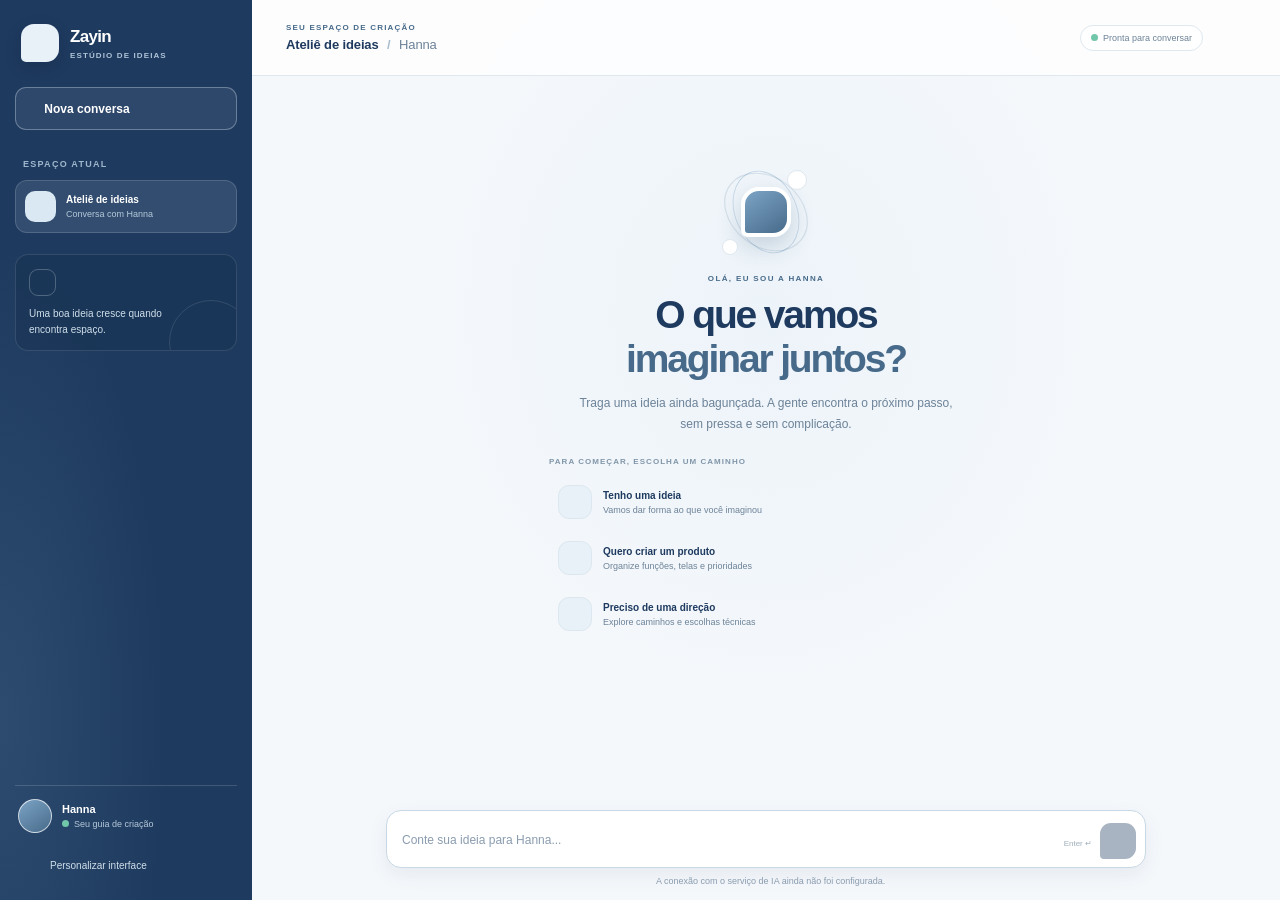
<file: index.html>
<!DOCTYPE html>
<html lang="pt-BR">
<head>
  <meta charset="UTF-8">
  <meta name="viewport" content="width=device-width, initial-scale=1.0">
  <meta http-equiv="refresh" content="0; url=html/index.html">
  <title>Hanna — Zayin</title>
</head>
<body>
  <p>Abrindo a conversa com Hanna. Se a página não abrir, <a href="html/index.html">acesse a conversa</a>.</p>
</body>
</html>
</file>
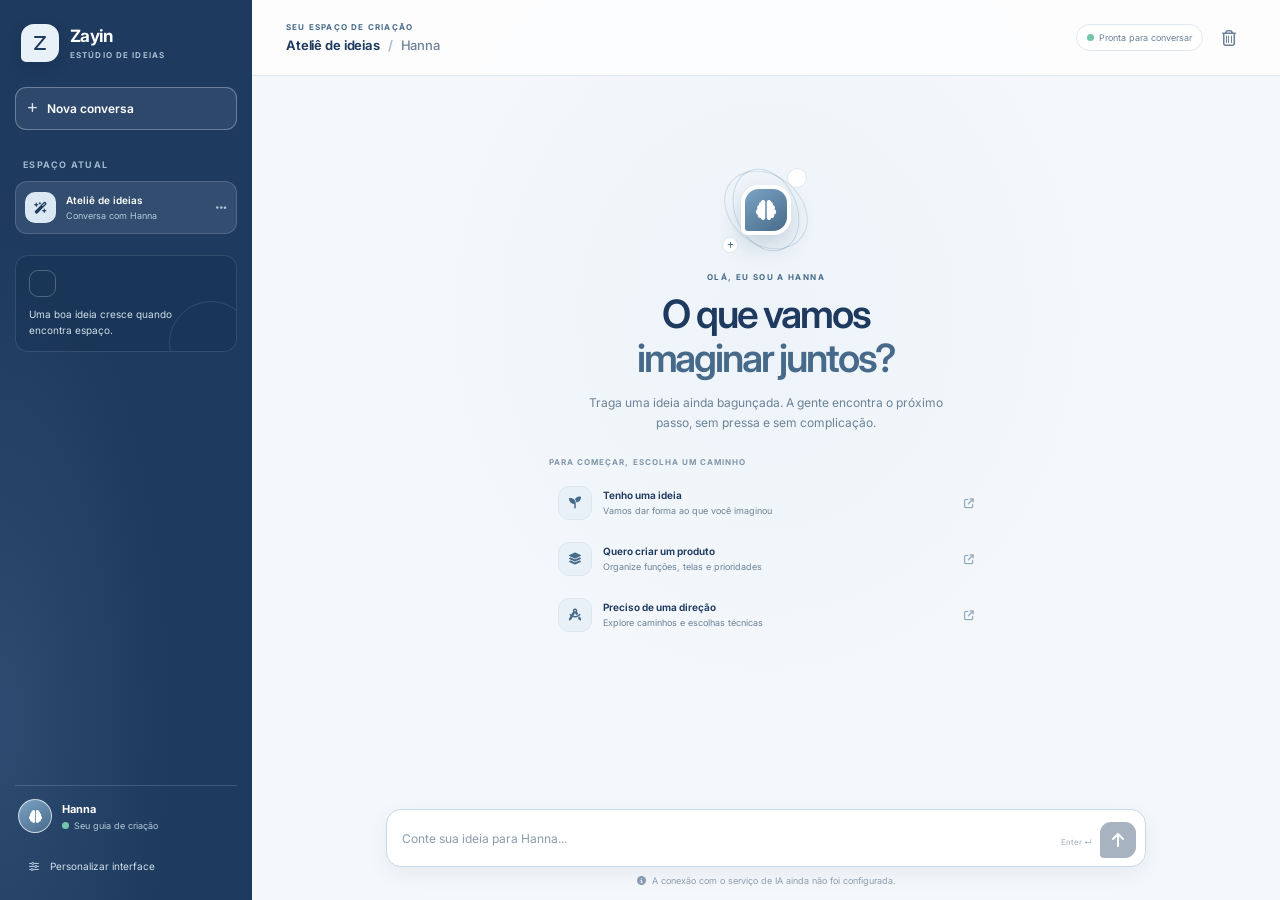
<file: html/index.html>
<!DOCTYPE html>
<html lang="pt-BR">
<head>
  <meta charset="UTF-8">
  <meta name="viewport" content="width=device-width, initial-scale=1.0">
  <meta name="theme-color" content="#1E3A5F">
  <meta name="description" content="Converse com Hanna, sua assistente da Zayin.">
  <title>Hanna — Zayin</title>
  <link rel="preconnect" href="https://fonts.googleapis.com">
  <link rel="preconnect" href="https://fonts.gstatic.com" crossorigin>
  <link href="https://fonts.googleapis.com/css2?family=Inter:wght@400;500;600;700&display=swap" rel="stylesheet">
  <link rel="stylesheet" href="https://cdnjs.cloudflare.com/ajax/libs/font-awesome/6.4.0/css/all.min.css">
  <link rel="stylesheet" href="../css/style.css">
</head>
<body>
  <div class="app-shell">
    <aside class="left-sidebar" aria-label="Navegação do espaço Zayin">
      <a class="brand" href="#inicio" aria-label="Zayin — início">
        <span class="brand-mark" aria-hidden="true"><i class="fa-solid fa-z"></i></span>
        <span class="brand-copy">
          <strong>Zayin</strong>
          <span>ESTÚDIO DE IDEIAS</span>
        </span>
      </a>

      <button class="new-chat-button" id="new-chat-button" type="button">
        <i class="fa-solid fa-plus" aria-hidden="true"></i>
        <span>Nova conversa</span>
      </button>

      <div class="sidebar-section-label">ESPAÇO ATUAL</div>
      <div class="conversation-link" aria-current="page">
        <span class="conversation-icon" aria-hidden="true"><i class="fa-solid fa-wand-magic-sparkles"></i></span>
        <span class="conversation-copy">
          <strong>Ateliê de ideias</strong>
          <span>Conversa com Hanna</span>
        </span>
        <i class="fa-solid fa-ellipsis conversation-menu" aria-hidden="true"></i>
      </div>

      <div class="sidebar-note">
        <span class="note-orbit" aria-hidden="true"><i class="fa-solid fa-sparkles"></i></span>
        <p>Uma boa ideia cresce quando encontra espaço.</p>
      </div>

      <div class="sidebar-bottom">
        <div class="assistant-mini" aria-label="Hanna está pronta para conversar">
          <span class="assistant-avatar" aria-hidden="true"><i class="fa-solid fa-brain"></i></span>
          <span class="assistant-info">
            <strong>Hanna</strong>
            <span><span class="online-dot" aria-hidden="true"></span>Seu guia de criação</span>
          </span>
        </div>
        <button class="settings-button" id="open-settings-button" type="button">
          <i class="fa-solid fa-sliders" aria-hidden="true"></i>
          <span>Personalizar interface</span>
        </button>
      </div>
    </aside>

    <main class="main-panel" id="inicio">
      <header class="chat-header">
        <div class="chat-heading">
          <span class="heading-kicker">SEU ESPAÇO DE CRIAÇÃO</span>
          <h1>Ateliê de ideias <span class="heading-separator">/</span> <span>Hanna</span></h1>
        </div>
        <div class="header-actions">
          <span class="connection-badge"><span class="online-dot" aria-hidden="true"></span>Pronta para conversar</span>
          <button class="icon-button mobile-settings-button" id="mobile-settings-button" type="button" aria-label="Personalizar interface" title="Personalizar interface">
            <i class="fa-solid fa-sliders" aria-hidden="true"></i>
          </button>
          <button class="icon-button clear-chat-button" id="clear-chat-button" type="button" aria-label="Limpar conversa" title="Limpar conversa">
            <i class="fa-regular fa-trash-can" aria-hidden="true"></i>
          </button>
        </div>
      </header>

      <section class="chat-area" aria-label="Conversa com Hanna">
        <div class="welcome-screen" id="welcome-screen">
          <div class="welcome-mark" aria-hidden="true">
            <span class="welcome-orbit orbit-one"></span>
            <span class="welcome-orbit orbit-two"></span>
            <span class="welcome-avatar"><i class="fa-solid fa-brain"></i></span>
            <span class="orbit-sparkle sparkle-one"><i class="fa-solid fa-sparkles"></i></span>
            <span class="orbit-sparkle sparkle-two"><i class="fa-solid fa-plus"></i></span>
          </div>
          <p class="welcome-eyebrow">OLÁ, EU SOU A HANNA</p>
          <h2>O que vamos<br><span>imaginar juntos?</span></h2>
          <p class="welcome-description">Traga uma ideia ainda bagunçada. A gente encontra o próximo passo, sem pressa e sem complicação.</p>

          <div class="conversation-paths">
            <p class="paths-label">PARA COMEÇAR, ESCOLHA UM CAMINHO</p>
            <button class="prompt-suggestion" type="button" data-prompt="Quero tirar uma ideia do papel. Por onde começo?">
              <span class="path-icon"><i class="fa-solid fa-seedling" aria-hidden="true"></i></span>
              <span class="path-copy"><strong>Tenho uma ideia</strong><span>Vamos dar forma ao que você imaginou</span></span>
              <i class="fa-solid fa-arrow-up-right-from-square path-arrow" aria-hidden="true"></i>
            </button>
            <button class="prompt-suggestion" type="button" data-prompt="Me ajude a organizar os requisitos de um aplicativo.">
              <span class="path-icon"><i class="fa-solid fa-layer-group" aria-hidden="true"></i></span>
              <span class="path-copy"><strong>Quero criar um produto</strong><span>Organize funções, telas e prioridades</span></span>
              <i class="fa-solid fa-arrow-up-right-from-square path-arrow" aria-hidden="true"></i>
            </button>
            <button class="prompt-suggestion" type="button" data-prompt="Quais tecnologias posso usar para criar meu projeto?">
              <span class="path-icon"><i class="fa-solid fa-compass-drafting" aria-hidden="true"></i></span>
              <span class="path-copy"><strong>Preciso de uma direção</strong><span>Explore caminhos e escolhas técnicas</span></span>
              <i class="fa-solid fa-arrow-up-right-from-square path-arrow" aria-hidden="true"></i>
            </button>
          </div>
        </div>
        <div class="messages" id="messages" role="log" aria-live="polite" aria-relevant="additions text"></div>
      </section>

      <footer class="composer-area">
        <form class="composer" id="chat-form">
          <label class="sr-only" for="chat-input">Mensagem para Hanna</label>
          <textarea id="chat-input" name="message" rows="1" maxlength="4000" placeholder="Conte sua ideia para Hanna..." required></textarea>
          <span class="composer-hint" aria-hidden="true">Enter ↵</span>
          <button class="send-button" id="send-button" type="submit" aria-label="Enviar mensagem" disabled>
            <i class="fa-solid fa-arrow-up" aria-hidden="true"></i>
          </button>
        </form>
        <p class="composer-note"><i class="fa-solid fa-circle-info" aria-hidden="true"></i> A conexão com o serviço de IA ainda não foi configurada.</p>
      </footer>
    </main>
  </div>

  <dialog class="settings-dialog" id="settings-dialog" aria-labelledby="settings-title">
    <form method="dialog" class="settings-panel">
      <header class="settings-header">
        <div class="settings-title-group">
          <span class="settings-icon" aria-hidden="true"><i class="fa-solid fa-sliders"></i></span>
          <div>
            <p class="settings-eyebrow">SEU ESPAÇO, DO SEU JEITO</p>
            <h2 id="settings-title">Personalizar interface</h2>
          </div>
        </div>
        <button class="icon-button settings-close" type="submit" value="close" aria-label="Fechar configurações">
          <i class="fa-solid fa-xmark" aria-hidden="true"></i>
        </button>
      </header>

      <fieldset class="settings-group">
        <legend>Aparência</legend>
        <p>Escolha o clima visual do seu espaço.</p>
        <div class="settings-options theme-options">
          <label class="setting-choice theme-choice">
            <input type="radio" name="theme" value="zayin">
            <span class="theme-preview theme-preview-zayin" aria-hidden="true"><span></span><i></i></span>
            <span class="choice-copy"><strong>Azul Zayin</strong><span>Claro e sereno</span></span>
          </label>
          <label class="setting-choice theme-choice">
            <input type="radio" name="theme" value="noite">
            <span class="theme-preview theme-preview-night" aria-hidden="true"><span></span><i></i></span>
            <span class="choice-copy"><strong>Noite azul</strong><span>Escuro e acolhedor</span></span>
          </label>
        </div>
      </fieldset>

      <fieldset class="settings-group">
        <legend>Tamanho do texto</legend>
        <p>Ajuste a leitura para ficar mais confortável.</p>
        <div class="settings-options segmented-options">
          <label class="setting-choice">
            <input type="radio" name="text-size" value="compacto">
            <span>Compacto</span>
          </label>
          <label class="setting-choice">
            <input type="radio" name="text-size" value="padrao">
            <span>Padrão</span>
          </label>
          <label class="setting-choice">
            <input type="radio" name="text-size" value="ampliado">
            <span>Ampliado</span>
          </label>
        </div>
      </fieldset>

      <fieldset class="settings-group">
        <legend>Largura da conversa</legend>
        <p>Defina quanto espaço as mensagens ocupam.</p>
        <div class="settings-options segmented-options">
          <label class="setting-choice">
            <input type="radio" name="chat-width" value="conforto">
            <span>Confortável</span>
          </label>
          <label class="setting-choice">
            <input type="radio" name="chat-width" value="ampla">
            <span>Ampla</span>
          </label>
        </div>
      </fieldset>

      <p class="settings-status" id="settings-status" role="status" aria-live="polite"></p>
      <footer class="settings-footer">
        <button class="reset-settings-button" id="reset-settings-button" type="button">Restaurar padrão</button>
        <button class="settings-done-button" type="submit" value="close">Concluído</button>
      </footer>
    </form>
  </dialog>

  <script src="../js/app.js" defer></script>
</body>
</html>
</file>
<file: css/style.css>
:root {
  color-scheme: light;
  --azul-gelo: #E8F1F8;
  --azul-mineral: #7CA4C5;
  --azul-ardosia: #476A8A;
  --azul-profundo: #1E3A5F;
  --azul-claro: #C7D9E7;
  --texto: #243B54;
  --texto-suave: #6C8298;
  --borda: #DFE8EF;
  --fundo: #F5F8FB;
  --superficie: #FFFFFF;
  --superficie-suave: #F8FAFC;
  --bolha-assistente: #F0F6FA;
  --sombra: 0 18px 48px rgba(30, 58, 95, .08);
  font-family: Inter, "Segoe UI", sans-serif;
}

:root[data-theme="noite"] {
  color-scheme: dark;
  --texto: #E8F1F8;
  --texto-suave: #A7C0D6;
  --borda: #355575;
  --fundo: #142942;
  --superficie: #1B3658;
  --superficie-suave: #203D5F;
  --bolha-assistente: #203D5F;
  --sombra: 0 18px 48px rgba(4, 17, 31, .22);
}

:root[data-text-size="compacto"] { --escala-texto: .9; }
:root[data-text-size="padrao"] { --escala-texto: 1; }
:root[data-text-size="ampliado"] { --escala-texto: 1.15; }
:root { --escala-texto: 1; }

* { box-sizing: border-box; }

body {
  min-width: 320px;
  min-height: 100vh;
  margin: 0;
  color: var(--texto);
  background: var(--fundo);
  transition: color .2s, background .2s;
}

button, textarea { font: inherit; }
button { cursor: pointer; }
button:focus-visible, a:focus-visible, textarea:focus-visible {
  outline: 3px solid rgba(124, 164, 197, .55);
  outline-offset: 3px;
}

::selection { color: var(--azul-profundo); background: #D4E5F2; }
::-webkit-scrollbar { width: 7px; height: 7px; }
::-webkit-scrollbar-track { background: transparent; }
::-webkit-scrollbar-thumb { border-radius: 8px; background: var(--azul-mineral); }
::-webkit-scrollbar-thumb:hover { background: var(--azul-ardosia); }

.app-shell {
  display: grid;
  grid-template-columns: 252px minmax(0, 1fr);
  min-height: 100vh;
}

.left-sidebar {
  position: relative;
  display: flex;
  min-height: 100vh;
  flex-direction: column;
  overflow: hidden;
  padding: 22px 15px 15px;
  color: var(--azul-gelo);
  background:
    radial-gradient(ellipse at 0 80%, rgba(124, 164, 197, .16), transparent 47%),
    var(--azul-profundo);
}

.brand {
  display: flex;
  align-items: center;
  gap: 11px;
  padding: 2px 6px 25px;
  color: white;
  text-decoration: none;
}

.brand-mark {
  display: grid;
  width: 38px;
  height: 38px;
  place-items: center;
  border: 1px solid rgba(232, 241, 248, .35);
  border-radius: 13px 13px 13px 5px;
  color: var(--azul-profundo);
  background: var(--azul-gelo);
  box-shadow: 0 5px 16px rgba(4, 18, 33, .16);
  font-size: 16px;
}

.brand-copy { display: grid; gap: 4px; }
.brand-copy strong { font-size: 17px; letter-spacing: -.04em; }
.brand-copy > span { color: #AFC4D7; font-size: 8px; font-weight: 650; letter-spacing: .14em; }

.new-chat-button {
  display: flex;
  min-height: 43px;
  align-items: center;
  gap: 10px;
  padding: 0 12px;
  border: 1px solid rgba(232, 241, 248, .32);
  border-radius: 11px;
  color: white;
  background: rgba(232, 241, 248, .08);
  font-size: 12px;
  font-weight: 600;
  text-align: left;
  transition: background .18s, border-color .18s;
}

.new-chat-button:hover { border-color: rgba(232, 241, 248, .7); background: rgba(232, 241, 248, .15); }
.new-chat-button i { color: #D6E6F2; font-size: 11px; }
.sidebar-section-label { margin: 29px 8px 11px; color: #9EB7CC; font-size: 9px; font-weight: 700; letter-spacing: .14em; }

.conversation-link {
  display: flex;
  min-width: 0;
  align-items: center;
  gap: 10px;
  padding: 10px 9px;
  border: 1px solid rgba(232, 241, 248, .17);
  border-radius: 12px;
  background: rgba(232, 241, 248, .1);
}

.conversation-icon { display: grid; width: 31px; height: 31px; flex: 0 0 auto; place-items: center; border-radius: 10px; color: var(--azul-profundo); background: #D9E8F3; font-size: 12px; }
.conversation-copy { display: grid; min-width: 0; flex: 1; gap: 4px; }
.conversation-copy strong { overflow: hidden; color: white; font-size: 10px; font-weight: 600; text-overflow: ellipsis; white-space: nowrap; }
.conversation-copy > span { color: #B5C9DA; font-size: 9px; }
.conversation-menu { color: #AFC4D7; font-size: 12px; }

.sidebar-note {
  position: relative;
  overflow: hidden;
  padding: 14px 13px 13px;
  margin-top: 21px;
  border: 1px solid rgba(232, 241, 248, .12);
  border-radius: 13px;
  background: rgba(10, 30, 51, .17);
}

.sidebar-note::after { position: absolute; right: -17px; bottom: -34px; width: 82px; height: 82px; border: 1px solid rgba(232, 241, 248, .12); border-radius: 50%; content: ""; }
.note-orbit { display: grid; width: 27px; height: 27px; place-items: center; border: 1px solid rgba(232, 241, 248, .25); border-radius: 9px; color: #F8E7A8; font-size: 11px; }
.sidebar-note p { max-width: 155px; margin: 10px 0 0; color: #D0DFEA; font-size: 10px; line-height: 1.55; }

.sidebar-bottom { margin-top: auto; }
.assistant-mini { display: flex; align-items: center; gap: 10px; padding: 13px 3px; border-top: 1px solid rgba(232, 241, 248, .16); }
.assistant-avatar, .header-avatar, .message-avatar {
  display: grid;
  flex: 0 0 auto;
  place-items: center;
  color: white;
  background: linear-gradient(145deg, var(--azul-mineral), var(--azul-ardosia));
}

.assistant-avatar { width: 34px; height: 34px; border: 1px solid rgba(255,255,255,.7); border-radius: 50%; font-size: 13px; }
.assistant-info { display: grid; flex: 1; gap: 4px; }
.assistant-info strong { color: white; font-size: 11px; }
.assistant-info > span { color: #B5C9DA; font-size: 9px; }
.online-dot { display: inline-block; width: 7px; height: 7px; margin-right: 5px; border-radius: 50%; background: #72C6A9; }

.settings-button {
  display: flex;
  width: 100%;
  min-height: 39px;
  align-items: center;
  gap: 9px;
  padding: 0 10px;
  border: 1px solid transparent;
  border-radius: 10px;
  color: #D0DFEA;
  background: transparent;
  font-size: 10px;
  text-align: left;
  transition: background .18s, border-color .18s;
}

.settings-button:hover { border-color: rgba(232, 241, 248, .2); background: rgba(232, 241, 248, .08); }
.settings-button i { width: 15px; color: #AFC4D7; text-align: center; }

.main-panel {
  display: flex;
  min-width: 0;
  height: 100vh;
  flex-direction: column;
  background:
    radial-gradient(ellipse at 50% 35%, rgba(232, 241, 248, .62), transparent 52%),
    var(--fundo);
  transition: background .2s;
}

.chat-header {
  display: flex;
  min-height: 76px;
  align-items: center;
  justify-content: space-between;
  gap: 15px;
  padding: 0 34px;
  border-bottom: 1px solid var(--borda);
  background: color-mix(in srgb, var(--superficie) 78%, transparent);
}

.chat-heading { display: grid; gap: 5px; }
.heading-kicker { color: var(--azul-ardosia); font-size: 8px; font-weight: 700; letter-spacing: .15em; }
.chat-heading h1 { margin: 0; color: var(--azul-profundo); font-size: 13px; font-weight: 650; letter-spacing: -.01em; }
.heading-separator { padding: 0 5px; color: #A8BDCE; }
.chat-heading h1 > span:last-child { color: var(--texto-suave); font-weight: 500; }
.header-actions { display: flex; align-items: center; gap: 8px; }
.connection-badge { display: inline-flex; align-items: center; padding: 7px 10px; border: 1px solid var(--borda); border-radius: 20px; color: var(--texto-suave); background: var(--superficie); font-size: 9px; }

.icon-button {
  display: grid;
  width: 35px;
  height: 35px;
  flex: 0 0 auto;
  place-items: center;
  border: 1px solid transparent;
  border-radius: 10px;
  color: var(--texto-suave);
  background: transparent;
  transition: border-color .18s, background .18s, color .18s;
}

.icon-button:hover { border-color: var(--borda); color: var(--azul-profundo); background: var(--superficie); }
.mobile-settings-button { display: none; }

.chat-area {
  display: flex;
  min-height: 0;
  flex: 1;
  flex-direction: column;
  overflow: auto;
  scroll-behavior: smooth;
}

.welcome-screen {
  width: min(100% - 48px, 570px);
  margin: auto;
  padding: 22px 0 30px;
  text-align: center;
}

.welcome-mark { position: relative; display: grid; width: 94px; height: 94px; place-items: center; margin: 0 auto 15px; }
.welcome-orbit { position: absolute; border: 1px solid rgba(124, 164, 197, .4); border-radius: 50%; }
.orbit-one { inset: 4px; transform: rotate(-24deg) scaleX(.72); }
.orbit-two { inset: 12px; border-color: rgba(71, 106, 138, .16); transform: rotate(38deg) scaleX(1.3); }
.welcome-avatar { position: relative; z-index: 1; display: grid; width: 50px; height: 50px; place-items: center; border: 4px solid var(--superficie); border-radius: 18px 18px 18px 7px; color: white; background: linear-gradient(145deg, var(--azul-mineral), var(--azul-ardosia)); box-shadow: 0 9px 22px rgba(71, 106, 138, .25); font-size: 20px; }
.orbit-sparkle { position: absolute; z-index: 2; display: grid; width: 20px; height: 20px; place-items: center; border: 1px solid var(--borda); border-radius: 50%; color: var(--azul-ardosia); background: var(--superficie); font-size: 8px; }
.sparkle-one { top: 5px; right: 6px; color: #A67E37; }
.sparkle-two { bottom: 4px; left: 3px; width: 16px; height: 16px; font-size: 7px; }

.welcome-eyebrow { margin: 0 0 10px; color: var(--azul-ardosia); font-size: 8px; font-weight: 700; letter-spacing: .17em; }
.welcome-screen h2 { margin: 0; color: var(--azul-profundo); font-size: clamp(29px, 4vw, 39px); font-weight: 600; letter-spacing: -.055em; line-height: 1.12; }
.welcome-screen h2 span { color: var(--azul-ardosia); }
.welcome-description { max-width: 390px; margin: 13px auto 23px; color: var(--texto-suave); font-size: calc(12px * var(--escala-texto)); line-height: 1.7; }

.conversation-paths { width: min(100%, 440px); margin: 0 auto; text-align: left; }
.paths-label { margin: 0 0 8px 3px; color: #8196A9; font-size: 8px; font-weight: 700; letter-spacing: .13em; }

.prompt-suggestion {
  display: flex;
  width: 100%;
  min-height: 56px;
  align-items: center;
  gap: 11px;
  padding: 8px 11px;
  border: 1px solid transparent;
  border-radius: 12px;
  color: var(--texto);
  background: transparent;
  text-align: left;
  transition: transform .18s, border-color .18s, background .18s, box-shadow .18s;
}

.prompt-suggestion:hover { transform: translateX(3px); border-color: var(--borda); background: var(--superficie); box-shadow: 0 5px 16px rgba(30, 58, 95, .05); }
.path-icon { display: grid; width: 34px; height: 34px; flex: 0 0 auto; place-items: center; border: 1px solid #DCE7EF; border-radius: 11px; color: var(--azul-ardosia); background: var(--azul-gelo); font-size: 12px; }
.path-copy { display: grid; flex: 1; gap: 4px; }
.path-copy strong { color: var(--azul-profundo); font-size: calc(10px * var(--escala-texto)); font-weight: 650; }
.path-copy > span { color: var(--texto-suave); font-size: calc(9px * var(--escala-texto)); }
.path-arrow { color: #91A8BA; font-size: 10px; }

.messages {
  display: grid;
  width: min(100% - 48px, var(--chat-max-width, 760px));
  gap: 22px;
  margin: 0 auto;
  padding: 30px 0;
}

.message { display: flex; align-items: flex-start; gap: 11px; }
.message-avatar { width: 29px; height: 29px; border: 1px solid #D7E4EE; border-radius: 11px 11px 11px 4px; font-size: 11px; }
.message.user { justify-content: flex-end; }
.message.user .message-avatar { display: none; }
.message-content { max-width: min(84%, 660px); }
.message.assistant .message-content { padding: 13px 16px; border: 1px solid var(--borda); border-radius: 4px 15px 15px; background: var(--superficie); box-shadow: 0 4px 14px rgba(30, 58, 95, .035); }
.message.user .message-content { padding: 11px 15px; border: 1px solid #D6E4EF; border-radius: 15px 4px 15px 15px; color: var(--azul-profundo); background: var(--azul-gelo); }
.message-name { display: block; margin: 1px 0 6px; color: var(--azul-ardosia); font-size: calc(10px * var(--escala-texto)); font-weight: 700; }
.message-text { margin: 0; color: var(--texto); font-size: calc(12px * var(--escala-texto)); line-height: 1.7; white-space: pre-wrap; overflow-wrap: anywhere; }
.message.user .message-text { color: var(--azul-profundo); font-size: calc(12px * var(--escala-texto)); }

.composer-area { padding: 11px 22px 14px; }
.composer {
  display: flex;
  width: min(100%, var(--chat-max-width, 760px));
  min-height: 58px;
  align-items: flex-end;
  gap: 8px;
  padding: 8px 9px 8px 15px;
  margin: 0 auto;
  border: 1px solid #C8D8E5;
  border-radius: 15px;
  background: var(--superficie);
  box-shadow: 0 7px 20px rgba(30, 58, 95, .07);
  transition: border-color .18s, box-shadow .18s, background .2s;
}

.composer:focus-within { border-color: var(--azul-mineral); box-shadow: 0 0 0 3px rgba(124, 164, 197, .14), 0 7px 20px rgba(30, 58, 95, .06); }
.composer textarea { width: 100%; max-height: 160px; min-height: 36px; resize: none; padding: 8px 0; border: 0; color: var(--texto); background: transparent; font-size: calc(12px * var(--escala-texto)); line-height: 1.5; outline: none; }
.composer textarea::placeholder { color: #8A9CAF; }
.composer textarea:focus-visible { outline: none; }
.composer-hint { padding-bottom: 11px; color: #A0AFBC; font-size: 8px; white-space: nowrap; }

.send-button {
  display: grid;
  width: 36px;
  height: 36px;
  flex: 0 0 auto;
  place-items: center;
  border: 0;
  border-radius: 11px 11px 11px 4px;
  color: white;
  background: var(--azul-profundo);
  transition: background .16s, opacity .16s, transform .16s;
}

.send-button:hover:not(:disabled) { transform: translateY(-1px); background: var(--azul-ardosia); }
.send-button:disabled { cursor: default; opacity: .38; }
.composer-note { display: flex; align-items: center; justify-content: center; gap: 6px; margin: 8px 0 0; color: #8A9CAF; font-size: 9px; }
.composer-note i { font-size: 9px; }
.sr-only { position: absolute; width: 1px; height: 1px; padding: 0; overflow: hidden; clip: rect(0,0,0,0); white-space: nowrap; border: 0; }

:root[data-theme="noite"] .main-panel { background: radial-gradient(ellipse at 50% 35%, rgba(71, 106, 138, .17), transparent 54%), var(--fundo); }
:root[data-theme="noite"] .chat-header { background: rgba(27, 54, 88, .78); }
:root[data-theme="noite"] .heading-kicker, :root[data-theme="noite"] .welcome-eyebrow, :root[data-theme="noite"] .welcome-screen h2 span { color: #AFCBE0; }
:root[data-theme="noite"] .welcome-screen h2, :root[data-theme="noite"] .path-copy strong { color: var(--azul-gelo); }
:root[data-theme="noite"] .path-icon { border-color: #476A8A; color: #D0E2F0; background: #294766; }
:root[data-theme="noite"] .prompt-suggestion:hover { border-color: var(--borda); }
:root[data-theme="noite"] .message.user .message-content { border-color: #476A8A; color: var(--azul-gelo); background: #294766; }
:root[data-theme="noite"] .message.user .message-text { color: var(--azul-gelo); }
:root[data-theme="noite"] .message.assistant .message-name { color: #B8D1E4; }
:root[data-theme="noite"] .composer { border-color: #476A8A; }
:root[data-theme="noite"] .composer textarea::placeholder { color: #A7C0D6; }

:root[data-chat-width="ampla"] { --chat-max-width: 1040px; }
:root[data-chat-width="conforto"] { --chat-max-width: 760px; }

.settings-dialog { width: min(calc(100% - 30px), 480px); max-width: none; max-height: min(90vh, 760px); padding: 0; overflow: auto; border: 1px solid var(--borda); border-radius: 19px; color: var(--texto); background: var(--superficie); box-shadow: 0 25px 85px rgba(10, 29, 49, .3); }
.settings-dialog::backdrop { background: rgba(16, 36, 57, .52); backdrop-filter: blur(4px); }
.settings-panel { padding: 23px; }
.settings-header { display: flex; align-items: center; justify-content: space-between; gap: 12px; padding-bottom: 18px; border-bottom: 1px solid var(--borda); }
.settings-title-group { display: flex; align-items: center; gap: 11px; }
.settings-icon { display: grid; width: 38px; height: 38px; place-items: center; border-radius: 12px; color: var(--azul-ardosia); background: var(--azul-gelo); font-size: 14px; }
.settings-eyebrow { margin: 0 0 5px; color: var(--azul-ardosia); font-size: 8px; font-weight: 700; letter-spacing: .13em; }
.settings-header h2 { margin: 0; color: var(--azul-profundo); font-size: 16px; letter-spacing: -.03em; }
.settings-close { border-color: var(--borda); }
.settings-group { min-width: 0; padding: 17px 0 0; margin: 0; border: 0; }
.settings-group legend { padding: 0; color: var(--azul-profundo); font-size: 11px; font-weight: 700; }
.settings-group > p { margin: 5px 0 10px; color: var(--texto-suave); font-size: 10px; }
.settings-options { display: grid; gap: 8px; }
.theme-options { grid-template-columns: repeat(2, minmax(0, 1fr)); }
.setting-choice { position: relative; display: flex; min-width: 0; align-items: center; gap: 8px; padding: 9px; border: 1px solid var(--borda); border-radius: 11px; color: var(--texto); background: var(--superficie); cursor: pointer; font-size: 10px; transition: border-color .16s, background .16s; }
.setting-choice:has(input:checked) { border-color: var(--azul-ardosia); background: var(--bolha-assistente); box-shadow: 0 0 0 1px rgba(71, 106, 138, .12); }
.setting-choice input { position: absolute; width: 1px; height: 1px; opacity: 0; }
.setting-choice:focus-within { outline: 3px solid rgba(124, 164, 197, .38); outline-offset: 2px; }
.theme-choice { align-items: flex-start; }
.choice-copy { display: grid; gap: 4px; padding-top: 2px; }
.choice-copy strong { color: var(--azul-profundo); font-size: 9px; }
.choice-copy > span { color: var(--texto-suave); font-size: 8px; }
.theme-preview { position: relative; display: block; width: 57px; height: 38px; flex: 0 0 auto; overflow: hidden; border: 1px solid var(--borda); border-radius: 7px; background: white; }
.theme-preview::before { position: absolute; inset: 0 auto 0 0; width: 15px; background: var(--azul-profundo); content: ""; }
.theme-preview > span { position: absolute; top: 8px; right: 6px; left: 20px; height: 6px; border-radius: 4px; background: #D5E4EF; }
.theme-preview > i { position: absolute; right: 6px; bottom: 7px; left: 20px; height: 12px; border: 1px solid #DCE6ED; border-radius: 4px; background: #F2F7FA; }
.theme-preview-night { background: #142942; }
.theme-preview-night::before { background: #1E3A5F; }
.theme-preview-night > span { background: #7CA4C5; }
.theme-preview-night > i { border-color: #355575; background: #203D5F; }
.segmented-options { grid-template-columns: repeat(3, minmax(0, 1fr)); }
.segmented-options:has(.setting-choice:nth-child(2):last-child) { grid-template-columns: repeat(2, minmax(0, 1fr)); }
.segmented-options .setting-choice { justify-content: center; min-height: 37px; padding: 7px 5px; text-align: center; }
.settings-status { min-height: 14px; margin: 10px 0 0; color: #9B4F4F; font-size: 9px; }
.settings-footer { display: flex; align-items: center; justify-content: space-between; gap: 10px; padding-top: 14px; margin-top: 5px; border-top: 1px solid var(--borda); }
.reset-settings-button, .settings-done-button { min-height: 37px; padding: 0 13px; border-radius: 10px; font-size: 10px; font-weight: 650; }
.reset-settings-button { border: 1px solid var(--borda); color: var(--texto-suave); background: var(--superficie); }
.reset-settings-button:hover { background: var(--superficie-suave); }
.settings-done-button { border: 1px solid var(--azul-profundo); color: white; background: var(--azul-profundo); }
.settings-done-button:hover { background: var(--azul-ardosia); }

@media (max-width: 760px) {
  .app-shell { display: flex; min-height: 100vh; flex-direction: column; }
  .left-sidebar { min-height: auto; flex-direction: row; align-items: center; gap: 12px; overflow: visible; padding: 9px 14px; border-bottom: 1px solid var(--borda); }
  .brand { flex: 1; padding: 0; }
  .brand-mark { width: 33px; height: 33px; }
  .brand-copy { gap: 2px; }
  .brand-copy strong { font-size: 15px; }
  .brand-copy > span { font-size: 7px; }
  .new-chat-button { min-height: 35px; padding: 0 10px; font-size: 10px; }
  .sidebar-section-label, .conversation-link, .sidebar-note, .sidebar-bottom { display: none; }
  .main-panel { height: calc(100dvh - 54px); min-height: 440px; }
  .chat-header { min-height: 62px; padding: 0 17px; }
  .heading-kicker { font-size: 7px; }
  .chat-heading h1 { font-size: 12px; }
  .connection-badge { padding: 6px 8px; font-size: 8px; }
  .mobile-settings-button { display: grid; }
  .welcome-screen { width: min(100% - 34px, 500px); padding: 17px 0 22px; }
  .welcome-mark { width: 76px; height: 76px; margin-bottom: 11px; }
  .welcome-avatar { width: 44px; height: 44px; font-size: 17px; }
  .welcome-screen h2 { font-size: clamp(28px, 8vw, 35px); }
  .welcome-description { max-width: 340px; margin: 10px auto 15px; font-size: calc(11px * var(--escala-texto)); }
  .prompt-suggestion { min-height: 49px; gap: 9px; padding: 6px 8px; }
  .path-icon { width: 30px; height: 30px; font-size: 11px; }
  .path-copy { gap: 3px; }
  .messages { width: min(100% - 30px, var(--chat-max-width, 760px)); gap: 17px; padding-top: 22px; }
  .message-content { max-width: 89%; }
  .composer-area { padding: 9px 12px 10px; }
  .composer { min-height: 53px; padding-left: 12px; }
  .composer-hint { display: none; }
}

@media (max-width: 420px) {
  .left-sidebar { gap: 7px; padding-inline: 10px; }
  .brand { gap: 7px; }
  .new-chat-button { gap: 6px; padding: 0 8px; }
  .new-chat-button span { font-size: 9px; }
  .chat-header { padding-inline: 12px; }
  .connection-badge { gap: 1px; font-size: 0; }
  .connection-badge .online-dot { margin: 0; }
  .header-actions { gap: 3px; }
  .welcome-screen { width: min(100% - 26px, 500px); }
  .welcome-description { font-size: calc(10px * var(--escala-texto)); }
  .paths-label { font-size: 7px; }
  .path-copy strong { font-size: calc(9px * var(--escala-texto)); }
  .path-copy > span { font-size: calc(8px * var(--escala-texto)); }
  .messages { width: min(100% - 22px, var(--chat-max-width, 760px)); }
  .message-content { max-width: 92%; }
  .composer-note { font-size: 8px; }
  .settings-panel { padding: 17px; }
  .theme-choice { gap: 6px; padding: 7px; }
  .theme-preview { width: 46px; }
  .choice-copy strong { font-size: 8px; }
  .choice-copy > span { font-size: 7px; }
}

@media (prefers-reduced-motion: reduce) {
  *, *::before, *::after { scroll-behavior: auto !important; animation-duration: .01ms !important; animation-iteration-count: 1 !important; transition-duration: .01ms !important; }
}
</file>
